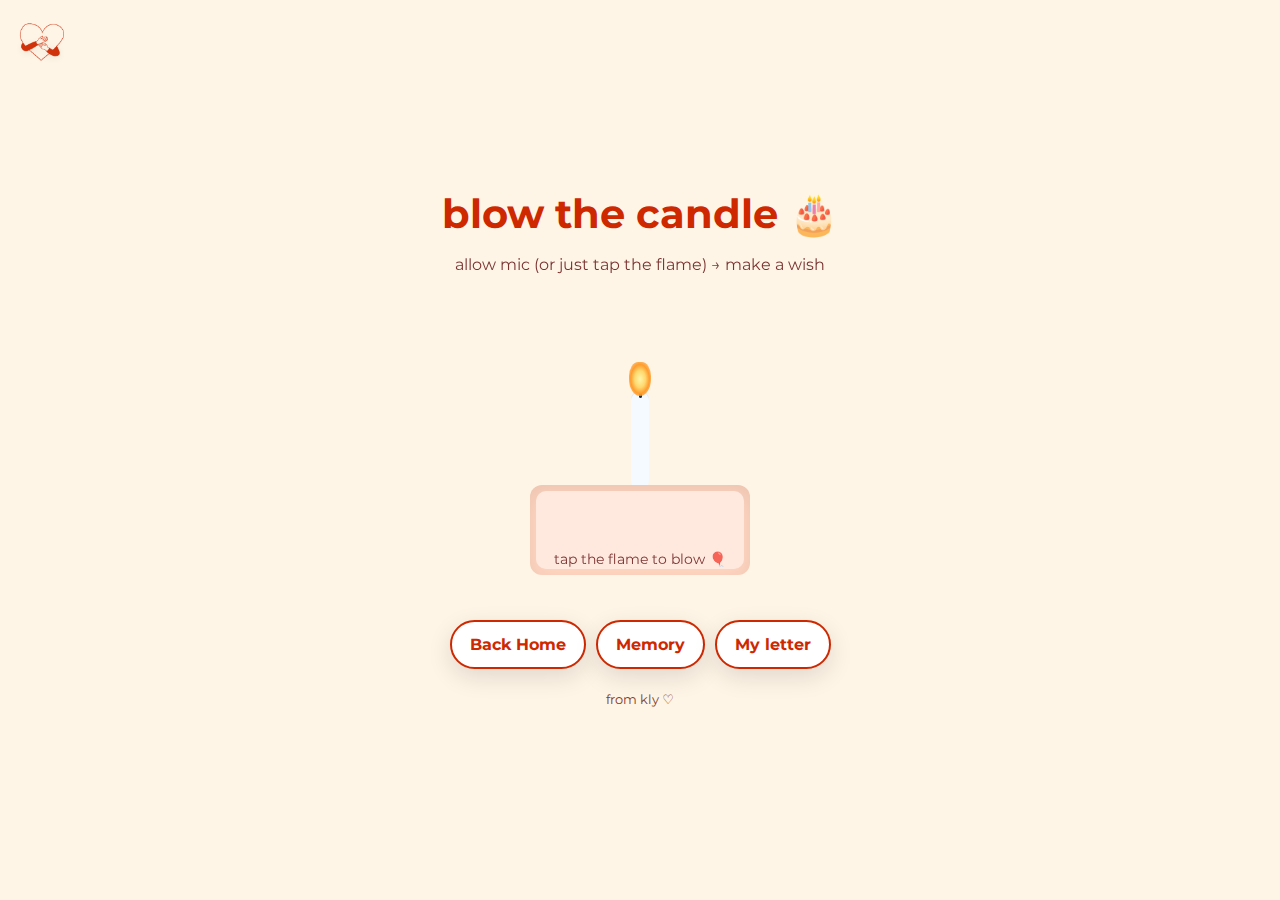
<file: birthday-card.html>
<!doctype html>
<html lang="en">
<head>
<meta charset="utf-8">
<meta name="viewport" content="width=device-width,initial-scale=1">
<title>Blow the Candle 🎂</title>
<link href="https://fonts.googleapis.com/css2?family=Montserrat:wght@400;700;800&display=swap" rel="stylesheet">
<style>
  :root{
    --bg:#fff5e7; --text:#590202; --accent:#ce2800;
    --btn-radius:25px;
  }
  *{box-sizing:border-box}
  html,body{height:100%}
  body{
    margin:0; background:var(--bg); color:var(--text);
    font:16px/1.6 "Montserrat",ui-sans-serif,system-ui,-apple-system,Segoe UI,Roboto,Helvetica,Arial;
    display:flex; align-items:center; justify-content:center;
  }
  .card{
    width:min(720px,92vw); text-align:center; padding:18px 18px 28px;
  }
  /* top-left logo like your site (optional: drop it if you prefer clean) */
  .logo-top{ position:absolute; top:18px; left:18px; display:inline-block; }
  .logo-top img{ height:48px; width:auto; opacity:.95; transition:transform .12s ease, filter .12s ease;
    filter: drop-shadow(0 2px 4px rgba(0,0,0,.08)); }
  .logo-top:hover img{ transform:scale(1.06); filter: drop-shadow(0 6px 14px rgba(0,0,0,.16)); }

  h1{font-size:40px; margin:10px 0 6px; color:var(--accent)}
  p.small{opacity:.8; margin:0 0 12px}

  /* Candle stage */
  .stage{
    position:relative; margin:6px auto 10px; width:240px; height:320px;
    display:flex; align-items:center; justify-content:center; flex-direction:column;
  }
  .cake{
    position:absolute; bottom:35px; left:50%; transform:translateX(-50%);
    width:220px; height:90px; background:#ffd5c0; border-radius:12px;
    box-shadow:0 8px 22px rgba(0,0,0,.08) inset;
  }
  .cake:before{
    content:""; position:absolute; inset:6px; border-radius:10px; background:#ffe9df;
  }
  .candle{
    position:absolute; bottom:120px; left:50%; transform:translateX(-50%);
    width:18px; height:100px; background:#f4faff; border-radius:9px;
    box-shadow:0 2px 0 rgba(0,0,0,.05) inset;
    display:flex; align-items:flex-start; justify-content:center;
    cursor:pointer; /* tap to blow */
  }
  .wick{
    width:3px; height:18px; background:#2b2b2b; margin-top:-10px; border-radius:2px;
  }
  .flame{
    position:absolute; top:-28px; width:22px; height:34px; left:50%; transform:translateX(-50%);
    background:radial-gradient(ellipse at center, #fff6a9 0%, #ffd86e 35%, #ff9c2d 60%, rgba(255,152,0,0.2) 100%);
    border-radius:50% 50% 60% 60%;
    filter: blur(0.2px);
    animation: flicker 0.09s infinite alternate ease-in-out;
    transform-origin:50% 100%;
  }
  @keyframes flicker{
    from{ transform:translateX(-50%) scale(1) rotate(-2deg); box-shadow:0 -6px 22px rgba(255,187,0,.7) }
    to  { transform:translateX(-50%) scale(1.04) rotate(2deg); box-shadow:0 -10px 28px rgba(255,190,0,.9) }
  }
  .hint{
    margin-top:220px; font-size:14px; opacity:.8;
  }

  /* Controls */
  .controls{ display:flex; gap:10px; justify-content:center; flex-wrap:wrap; margin-top:8px }
  .btn{
    display:inline-block; background:var(--accent); color:#fff; border:0;
    padding:10px 18px; border-radius:var(--btn-radius); font-weight:700; cursor:pointer;
    transition:transform .12s ease, box-shadow .12s ease; box-shadow:0 8px 24px rgba(0,0,0,.12);
    text-decoration:none;
  }
  .btn:hover{ transform:translateY(-1px); box-shadow:0 12px 30px rgba(0,0,0,.18)}
  .btn-ghost{ background:#fff; color:var(--accent); border:2px solid var(--accent) }

  /* Message after blow */
  .wish{ display:none; margin-top:12px; }
  .wish h2{ margin:4px 0 6px; }
  .wish p{ margin:0; }

  /* Confetti */
  .confetti{ position:fixed; top:-10px; width:8px; height:14px; opacity:.9;
    animation: drop linear forwards; }
  @keyframes drop{ to{ transform:translateY(120vh) rotate(460deg); opacity:1 } }

  footer{ margin:20px auto 8px; text-align:center; font-size:13px; color:#7c3d2f; }

  /* Responsive */
  @media (max-width:480px){
    h1{font-size:32px}
    .stage{width:200px; height:300px}
    .cake{width:190px}
  }
</style>
</head>
<body>
  <!-- optional logo (same as your site) -->
  <a href="./index.html" class="logo-top" aria-label="Home">
    <img src="./assets/heart_logo.png" alt="logo">
  </a>

  <div class="card">
    <h1>blow the candle 🎂</h1>
    <p class="small">allow mic (or just tap the flame) → make a wish</p>

    <div class="stage" id="stage">
      <div class="candle" id="candle" title="Tap to blow">
        <div class="flame" id="flame"></div>
        <div class="wick"></div>
      </div>
      <div class="cake"></div>
      <div class="hint" id="hint">tip: blow towards your mic… or tap the flame</div>
    </div>

    <div class="controls">
      <button class="btn" id="relight" style="display:none">Relight</button>
      <a class="btn-ghost btn" href="./index.html">Back Home</a>
      <a class="btn-ghost btn" href="./timeline.html">Memory</a>
      <a class="btn-ghost btn" href="./quiz.html">My letter</a>
    </div>

    <section class="wish" id="wish">
      <h2>Make a wish, naan ✨</h2>
      <p>Happi birthday, my naan 💛 Close your eyes, make a wish, and blow! No matter where we are, I’m always right beside you — today and every day. <br>from kly ♡</p>
    </section>

    <footer>from kly ♡</footer>
  </div>

<script>
  // --- Candle logic ---
  const flame = document.getElementById('flame');
  const candle = document.getElementById('candle');
  const relightBtn = document.getElementById('relight');
  const wishBox = document.getElementById('wish');
  const hint = document.getElementById('hint');

  let blown = false;
  let audioStream = null, audioCtx = null, analyser = null, dataArray = null;

  function confettiBurst(){
    for(let i=0;i<90;i++){
      const s=document.createElement('span');
      s.className='confetti';
      const hue = Math.floor(Math.random()*360);
      s.style.background = `hsl(${hue} 90% 60%)`;
      s.style.left = Math.random()*100+'vw';
      s.style.animationDuration = (1.2 + Math.random()*1.2) + 's';
      s.style.transform = `translateY(-10px) rotate(${Math.random()*180}deg)`;
      document.body.appendChild(s);
      setTimeout(()=>s.remove(), 2600);
    }
  }

  function blowOut(){
    if (blown) return;
    blown = true;
    flame.style.display = 'none';
    hint.textContent = "your wish is on the way ✨";
    wishBox.style.display = 'block';
    relightBtn.style.display = 'inline-block';
    confettiBurst();
  }

  function relight(){
    blown = false;
    flame.style.display = 'block';
    wishBox.style.display = 'none';
    relightBtn.style.display = 'none';
    hint.textContent = "tip: blow towards your mic… or tap the flame";
  }

  // Tap/click fallback
  candle.addEventListener('click', blowOut);
  relightBtn.addEventListener('click', relight);

  // --- Microphone blow detection (Web Audio) ---
  async function initMic(){
    try{
      audioStream = await navigator.mediaDevices.getUserMedia({ audio: { echoCancellation:true, noiseSuppression:true }, video:false });
    }catch(e){
      // mic denied -> rely on tap
      hint.textContent = "tap the flame to blow 🎈";
      return;
    }
    audioCtx = new (window.AudioContext || window.webkitAudioContext)();
    const src = audioCtx.createMediaStreamSource(audioStream);
    analyser = audioCtx.createAnalyser();
    analyser.fftSize = 1024;
    dataArray = new Uint8Array(analyser.frequencyBinCount);
    src.connect(analyser);
    listen();
  }

  function volumeEstimate(){
    analyser.getByteTimeDomainData(dataArray);
    // RMS (rough)
    let sum=0;
    for(let i=0;i<dataArray.length;i++){
      const v = (dataArray[i]-128)/128;
      sum += v*v;
    }
    return Math.sqrt(sum/dataArray.length);
  }

  function listen(){
    if (!analyser) return;
    const rms = volumeEstimate();
    // Threshold tuning: typical blow ~ 0.12~0.2 depending on mic;
    if (rms > 0.14) {
      blowOut();
    }
    if (!blown) requestAnimationFrame(listen);
  }

  // kick off mic (best effort)
  if (navigator.mediaDevices && navigator.mediaDevices.getUserMedia) {
    initMic();
  } else {
    hint.textContent = "tap the flame to blow 🎈";
  }
</script>
</body>
</html>
</file>
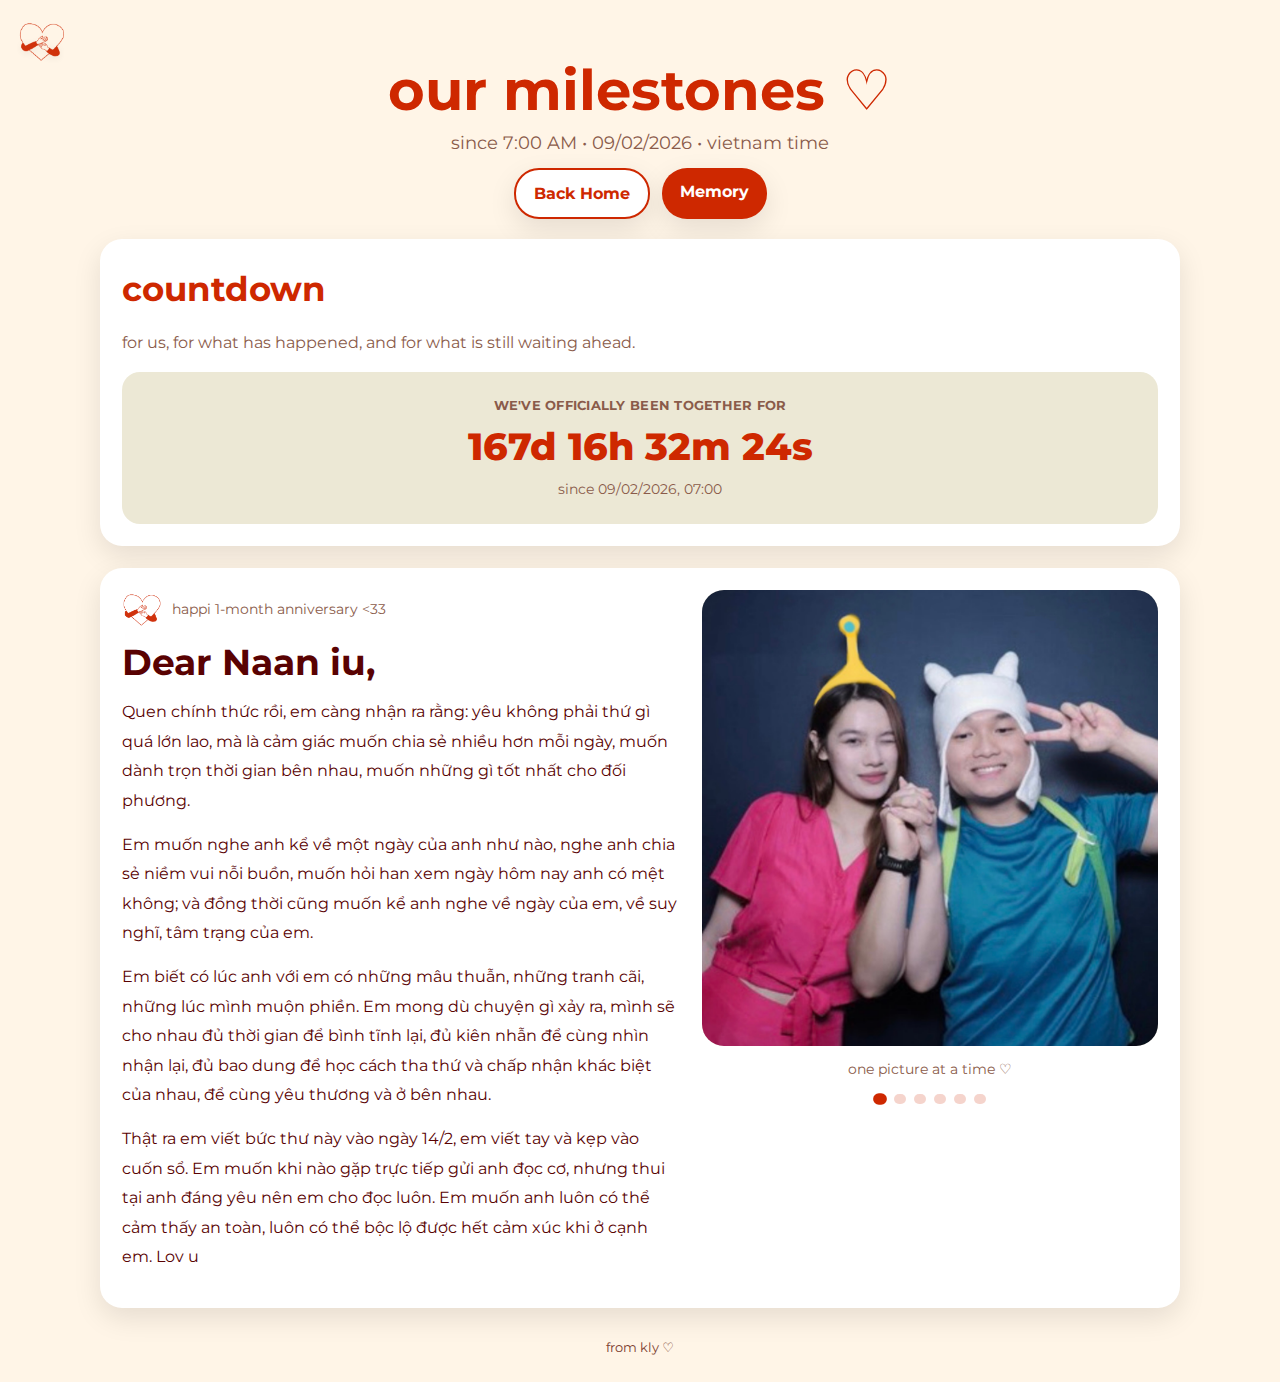
<file: milestone.html>
<!doctype html>
<html lang="vi">
<head>
  <meta charset="utf-8"/>
  <meta name="viewport" content="width=device-width,initial-scale=1"/>
  <meta name="robots" content="noindex"/>
  <title>Our Milestones</title>

  <link href="https://fonts.googleapis.com/css2?family=Montserrat:wght@400;700;800&display=swap" rel="stylesheet">

  <style>
    :root{
      --bg:#fff5e7;
      --paper:#fff;
      --soft:#ece8d5;
      --text:#590202;
      --muted:#8a5b4a;
      --accent:#ce2800;
      --shadow:0 10px 28px rgba(0,0,0,.10);
    }

    *{box-sizing:border-box}
    html,body{height:100%}
    body{
      margin:0;
      background:var(--bg);
      color:var(--text);
      font:16px/1.7 "Montserrat", ui-sans-serif, system-ui, -apple-system, Segoe UI, Roboto, Helvetica, Arial;
      -webkit-font-smoothing:antialiased;
    }

    a{color:var(--accent); text-decoration:none}
    a:hover{text-decoration:underline}

    /* logo */
    .logo-top{
      position:absolute;
      top:18px;
      left:18px;
      display:inline-block;
      z-index:20;
    }
    .logo-top img{
      height:48px;
      width:auto;
      opacity:.95;
      transition:transform .12s ease, filter .12s ease;
      filter:drop-shadow(0 2px 4px rgba(0,0,0,.08));
    }
    .logo-top:hover img{
      transform:scale(1.06);
      filter:drop-shadow(0 6px 14px rgba(0,0,0,.16));
    }

    .page{
      min-height:100dvh;
      display:flex;
      flex-direction:column;
    }

    header{
      padding:42px 18px 12px;
      text-align:center;
    }

    h1{
      margin:18px 0 6px;
      color:var(--accent);
      font-size:clamp(34px, 6vw, 56px);
      line-height:1.1;
    }

    .subtitle{
      margin:0;
      color:var(--muted);
      font-size:clamp(14px, 2.2vw, 18px);
    }

    main{
      width:min(1080px, 94vw);
      margin:0 auto;
      display:flex;
      flex-direction:column;
      gap:22px;
      padding:8px 0 20px;
      flex:1 1 auto;
    }

    .btn-row{
      display:flex;
      justify-content:center;
      gap:12px;
      flex-wrap:wrap;
      margin-top:10px;
    }

    .btn{
      display:inline-block;
      padding:10px 18px;
      border-radius:25px;
      font-weight:700;
      transition:transform .12s ease, box-shadow .12s ease;
      box-shadow:var(--shadow);
    }
    .btn:hover{
      transform:translateY(-1px);
      box-shadow:0 14px 30px rgba(0,0,0,.14);
      text-decoration:none;
    }

    .btn-ghost{
      background:#fff;
      color:var(--accent);
      border:2px solid var(--accent);
    }

    .btn-solid{
      background:var(--accent);
      color:#fff;
      border:0;
    }

    .hero-card,
    .letter-card{
      background:var(--paper);
      border-radius:22px;
      box-shadow:var(--shadow);
    }

    .hero-card{
      padding:22px;
    }

    .stat-box{
      background:var(--soft);
      border-radius:18px;
      padding:22px 18px;
      text-align:center;
      margin-top:16px;
    }

    .stat-label{
      font-size:13px;
      letter-spacing:.02em;
      color:var(--muted);
      margin-bottom:8px;
      text-transform:uppercase;
      font-weight:700;
    }

    .stat-value{
      font-size:clamp(24px, 4vw, 38px);
      line-height:1.2;
      font-weight:800;
      color:var(--accent);
    }

    .stat-sub{
      margin-top:8px;
      font-size:14px;
      color:var(--muted);
    }

    .section-title{
      font-size:clamp(24px, 4vw, 34px);
      margin:0 0 10px;
      color:var(--accent);
    }

    .section-note{
      margin:0;
      color:var(--muted);
    }

    .letter-card{
      padding:22px;
      display:grid;
      grid-template-columns:1.1fr .9fr;
      gap:22px;
      align-items:start;
    }

    .letter-meta{
      display:flex;
      align-items:center;
      gap:10px;
      margin-bottom:12px;
      color:var(--muted);
      font-size:14px;
    }

    .stamp{
      width:40px;
      height:40px;
      object-fit:contain;
      opacity:.95;
    }

    .letter-title{
      margin:0 0 14px;
      font-size:clamp(24px, 4vw, 36px);
      line-height:1.15;
      color:var(--text);
    }

    .letter-body{
      font-size:16px;
      line-height:1.85;
    }

    .letter-body p{
      margin:0 0 14px;
    }

    /* gallery */
    .gallery-shell{
      display:flex;
      flex-direction:column;
      gap:12px;
      align-self:stretch;
    }

    .gallery-frame{
      position:relative;
      width:100%;
      aspect-ratio:1/1;
      border-radius:22px;
      overflow:hidden;
      background:var(--soft);
    }

    .gallery-slide{
      position:absolute;
      inset:0;
      opacity:0;
      transition:opacity .5s ease;
    }

    .gallery-slide.active{
      opacity:1;
    }

    .gallery-slide img{
      width:100%;
      height:100%;
      object-fit:cover;
      object-position:center;
      display:block;
    }

    .gallery-caption{
      font-size:14px;
      color:var(--muted);
      text-align:center;
      min-height:22px;
    }

    .gallery-dots{
      display:flex;
      justify-content:center;
      gap:8px;
      flex-wrap:wrap;
    }

    .gallery-dot{
      width:10px;
      height:10px;
      border-radius:999px;
      border:0;
      background:rgba(206,40,0,.2);
      cursor:pointer;
      transition:transform .12s ease, background .12s ease;
    }

    .gallery-dot.active{
      background:var(--accent);
      transform:scale(1.15);
    }

    footer{
      text-align:center;
      font-size:13px;
      color:#7c3d2f;
      padding:8px 0 24px;
    }

    @media (max-width: 860px){
      .letter-card{
        grid-template-columns:1fr;
      }
    }
  </style>
</head>
<body>
  <a href="./index.html" class="logo-top" aria-label="Home">
    <img src="./assets/heart_logo.png" alt="logo">
  </a>

  <div class="page">
    <header>
      <h1>our milestones ♡</h1>
      <p class="subtitle">since 7:00 AM • 09/02/2026 • vietnam time</p>

      <div class="btn-row">
        <a class="btn btn-ghost" href="./index.html">Back Home</a>
        <a class="btn btn-solid" href="./timeline.html">Memory</a>
      </div>
    </header>

    <main>
      <!-- countdown -->
      <section class="hero-card">
        <h2 class="section-title">countdown</h2>
        <p class="section-note">for us, for what has happened, and for what is still waiting ahead.</p>

        <div class="stat-box">
          <div class="stat-label">we've officially been together for</div>
          <div class="stat-value" id="togetherValue">--</div>
          <div class="stat-sub" id="togetherSub">loading...</div>
        </div>
      </section>

      <!-- letter -->
      <section class="letter-card">
        <div>
          <div class="letter-meta">
            <img src="./assets/heart_logo.png" alt="" class="stamp">
            <span>happi 1-month anniversary <33</span>
          </div>

          <h3 class="letter-title">Dear Naan iu,</h3>

          <div class="letter-body">
            <p>
              Quen chính thức rồi, em càng nhận ra rằng: yêu không phải thứ gì quá lớn lao, mà là cảm giác muốn chia sẻ nhiều hơn mỗi ngày, muốn dành trọn thời gian bên nhau, muốn những gì tốt nhất cho đối phương.
            </p>
            <p>
              Em muốn nghe anh kể về một ngày của anh như nào, nghe anh chia sẻ niềm vui nỗi buồn, muốn hỏi han xem ngày hôm nay anh có mệt không; và đồng thời cũng muốn kể anh nghe về ngày của em, về suy nghĩ, tâm trạng của em.
            </p>
            <p>
              Em biết có lúc anh với em có những mâu thuẫn, những tranh cãi, những lúc mình muộn phiền. Em mong dù chuyện gì xảy ra, mình sẽ cho nhau đủ thời gian để bình tĩnh lại, đủ kiên nhẫn để cùng nhìn nhận lại, đủ bao dung để học cách tha thứ và chấp nhận khác biệt của nhau, để cùng yêu thương và ở bên nhau.
            </p>
            <p>
              Thật ra em viết bức thư này vào ngày 14/2, em viết tay và kẹp vào cuốn sổ. Em muốn khi nào gặp trực tiếp gửi anh đọc cơ, nhưng thui tại anh đáng yêu nên em cho đọc luôn. Em muốn anh luôn có thể cảm thấy an toàn, luôn có thể bộc lộ được hết cảm xúc khi ở cạnh em. Lov u
            </p>
          </div>
        </div>

        <!-- auto-play gallery -->
        <div class="gallery-shell">
          <div class="gallery-frame" id="galleryFrame">
            <div class="gallery-slide active">
              <img src="./assets/1m-1.png" alt="1 month gallery 1">
            </div>
            <div class="gallery-slide">
              <img src="./assets/1m-2.png" alt="1 month gallery 2">
            </div>
            <div class="gallery-slide">
              <img src="./assets/1m-3.png" alt="1 month gallery 3">
            </div>
            <div class="gallery-slide">
              <img src="./assets/1m-4.png" alt="1 month gallery 4">
            </div>
            <div class="gallery-slide">
              <img src="./assets/1m-5.png" alt="1 month gallery 5">
            </div>
            <div class="gallery-slide">
              <img src="./assets/1m-6.png" alt="1 month gallery 6">
            </div>
          </div>

          <div class="gallery-caption" id="galleryCaption">one picture at a time ♡</div>
          <div class="gallery-dots" id="galleryDots"></div>
        </div>
      </section>
    </main>

    <footer>from kly ♡</footer>
  </div>

  <script>
    // ===== relationship start time =====
    // Vietnam time: 7:00 AM, 09/02/2026 -> interpreted as 09 Feb 2026
    const RELATIONSHIP_START = new Date("2026-02-09T07:00:00+07:00");

    function formatDuration(ms) {
      const totalSeconds = Math.max(0, Math.floor(ms / 1000));
      const days = Math.floor(totalSeconds / 86400);
      const hours = Math.floor((totalSeconds % 86400) / 3600);
      const mins = Math.floor((totalSeconds % 3600) / 60);
      const secs = totalSeconds % 60;
      return { days, hours, mins, secs };
    }

    function updateCountdown() {
      const now = new Date();
      const togetherMs = now - RELATIONSHIP_START;
      const together = formatDuration(togetherMs);

      document.getElementById("togetherValue").textContent =
        `${together.days}d ${together.hours}h ${together.mins}m ${together.secs}s`;

      document.getElementById("togetherSub").textContent =
        `since ${RELATIONSHIP_START.toLocaleString("en-GB", {
          timeZone: "Asia/Ho_Chi_Minh",
          hour: "2-digit",
          minute: "2-digit",
          day: "2-digit",
          month: "2-digit",
          year: "numeric"
        })}`;
    }

    updateCountdown();
    setInterval(updateCountdown, 1000);

    // ===== auto-play gallery =====
    const slides = Array.from(document.querySelectorAll(".gallery-slide"));
    const dotsWrap = document.getElementById("galleryDots");
    let current = 0;
    let timer = null;

    slides.forEach((_, index) => {
      const dot = document.createElement("button");
      dot.className = "gallery-dot" + (index === 0 ? " active" : "");
      dot.setAttribute("aria-label", `Go to slide ${index + 1}`);
      dot.addEventListener("click", () => {
        goToSlide(index);
        restartAutoplay();
      });
      dotsWrap.appendChild(dot);
    });

    const dots = Array.from(document.querySelectorAll(".gallery-dot"));

    function goToSlide(index) {
      slides[current].classList.remove("active");
      dots[current].classList.remove("active");

      current = index;

      slides[current].classList.add("active");
      dots[current].classList.add("active");
    }

    function nextSlide() {
      goToSlide((current + 1) % slides.length);
    }

    function startAutoplay() {
      timer = setInterval(nextSlide, 2800);
    }

    function restartAutoplay() {
      clearInterval(timer);
      startAutoplay();
    }

    startAutoplay();
  </script>
</body>
</html>
</file>
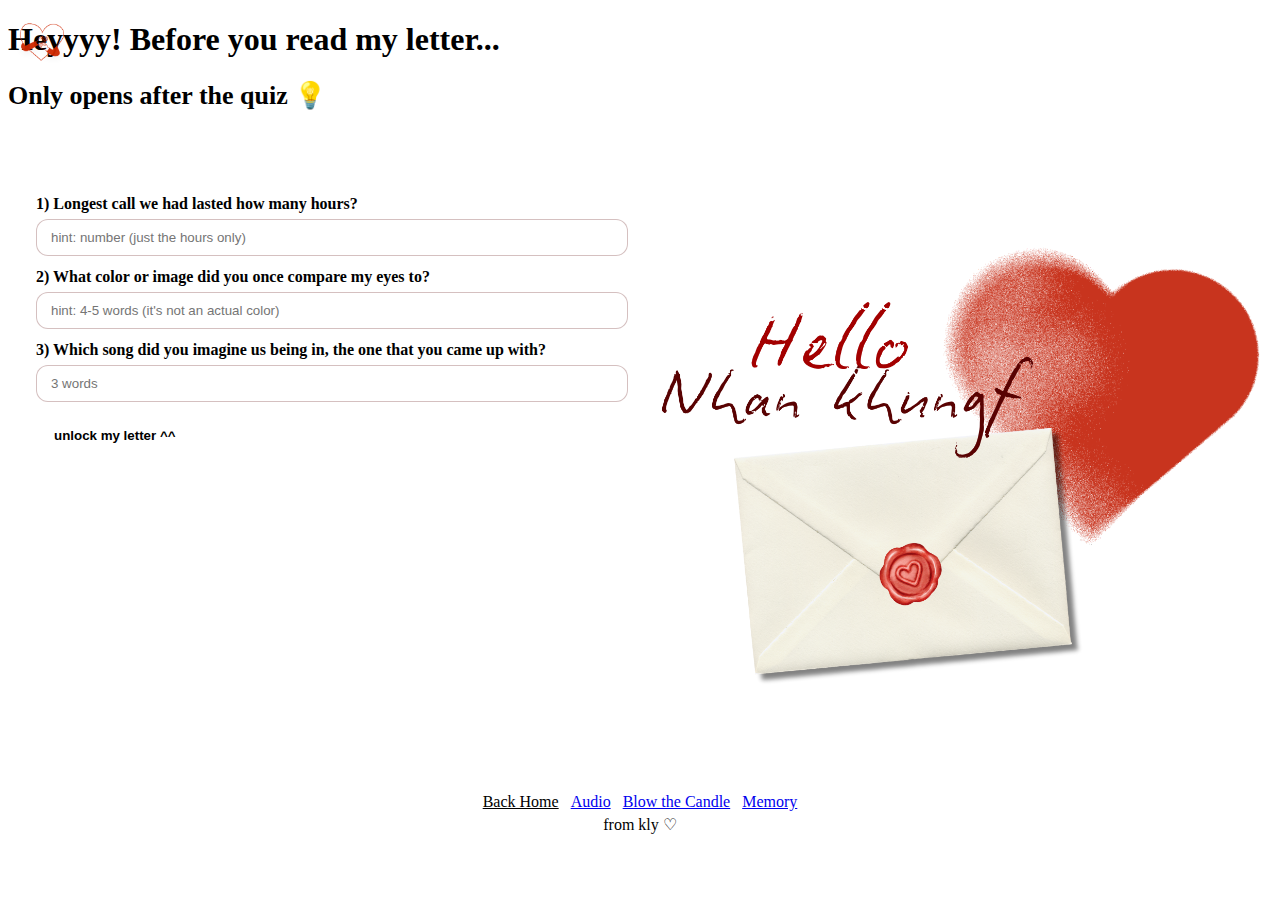
<file: quiz.html>
<!doctype html>
<html lang="vi">
<head>
  <meta charset="utf-8"/>
  <meta name="viewport" content="width=device-width,initial-scale=1"/>
  <meta name="robots" content="noindex"/>
  <title>Unlock My Letter^^</title>

  <link href="https://fonts.googleapis.com/css2?family=Montserrat:wght@400;700;800&display=swap" rel="stylesheet">
  <link rel="stylesheet" href="./assets/styles.css"/>

  <style>
    /* logo top-left (giống index) */
    .logo-top{ position:absolute; top:18px; left:18px; display:inline-block; }
    .logo-top img{
      height:48px; width:auto; opacity:.95;
      transition:transform .12s ease, filter .12s ease;
      filter: drop-shadow(0 2px 4px rgba(0,0,0,.08));
    }
    .logo-top:hover img{ transform:scale(1.06); filter: drop-shadow(0 6px 14px rgba(0,0,0,.16)); }

    /* page layout: để bottom nav xuống cuối khi nội dung ít */
    .page{ display:flex; flex-direction:column; min-height:75dvh; }

    /* lưới 2 cột */
    .quiz-wrap{ display:grid; grid-template-columns:1fr 1fr; gap:28px; margin-top:40px; }
    @media (max-width:900px){ .quiz-wrap{ grid-template-columns:1fr; } }

    /* cột trái: khung câu hỏi */
    .quiz-box{ background:var(--soft); padding:20px 28px; border-radius:12px; box-shadow:var(--shadow); }
    .quiz-box label{ display:block; font-weight:700; margin:12px 0 6px; }
    .quiz-box input{ width:100%; padding:10px 14px; border-radius:12px; border:1px solid rgba(89,2,2,.25); }

    /* dòng “Only opens after the quiz” — đậm + to gấp đôi */
    .callout{ font-weight:800; font-size:clamp(18px,3.2vw,26px); margin:12px 0; }

    /* nút trắng cho “unlock my letter ^^” */
    .btn-white{
      background:#fff; color:var(--accent); border:2px solid var(--accent);
      padding:10px 18px; border-radius:25px; font-weight:700; cursor:pointer;
      transition:background .2s,color .2s; box-shadow:var(--shadow);
    }
    .btn-white:hover{ background:var(--accent); color:#fff; }

    /* ảnh bên phải (không gắn link để không bypass) */
    .right-img{ display:flex; justify-content:center; align-items:center; }
    .right-img img{ max-width:100%; height:auto; border-radius:16px; box-shadow:var(--shadow); }

    /* bottom nav (4 nút), sát footer */
    .spacer{ flex:1 1 auto; }
    .bottom-nav{ display:flex; justify-content:center; gap:12px; flex-wrap:wrap; margin-top:12px; margin-bottom:4px; }
    .btn-ghost{
      background:#fff; color:var(--accent);
      border:2px solid var(--accent);
    }
  </style>
</head>
<body>
  <!-- Logo -->
  <a href="./index.html" class="logo-top" aria-label="Home"><img src="./assets/heart_logo.png" alt="logo"></a>

  <header>
    <h1>Heyyyy! Before you read my letter...</h1>
    <p class="callout"><strong>Only opens after the quiz 💡</strong></p>
  </header>

  <main class="page">
    <section class="quiz-wrap">
      <!-- Column 1: quiz + nút unlock (trắng) -->
      <div class="quiz-box">
        <form id="quiz-form" autocomplete="off">
          <!-- ⚠️ Nếu bạn đổi nội dung câu hỏi, đừng quên cập nhật mảng ANSWERS trong JS -->
          <label>1) Longest call we had lasted how many hours?</label>
          <input type="text" name="q1" placeholder="hint: number (just the hours only)" required>

          <label>2) What color or image did you once compare my eyes to?</label>
          <input type="text" name="q2" placeholder="hint: 4-5 words (it's not an actual color)" required>

          <label>3) Which song did you imagine us being in, the one that you came up with?</label>
          <input type="text" name="q3" placeholder="3 words" required>

          <button type="submit" class="btn-white" style="margin-top:16px;">unlock my letter ^^</button>
          <p id="msg" class="small" style="margin-top:6px;"></p>
        </form>
      </div>

      <!-- Column 2: ảnh minh hoạ (không gắn link để bắt buộc qua quiz) -->
      <div class="right-img">
        <img src="./assets/hello_nhan_khungf_letter.png" alt="Hello Nhan khungf">
      </div>
    </section>

    <div class="spacer"></div>

    <!-- Bottom nav: Back Home (trắng), Audio, Blow the Candle, Memory (3 nút sau đỏ) -->
    <nav class="bottom-nav">
      <a class="btn btn-ghost" href="./index.html">Back Home</a>
      <a class="btn" href="./audio.html">Audio</a>
      <a class="btn" href="./birthday-card.html">Blow the Candle</a>
      <a class="btn" href="./timeline.html">Memory</a>
    </nav>
  </main>

  <!-- Footer -->
  <footer class="small" style="text-align:center">from kly ♡</footer>

  <!-- JS: kiểm tra đáp án → tạo token → mở thư -->
  <script>
    // ==== CONFIG: CẬP NHẬT NẾU ĐÃ ĐỔI CÂU HỎI ====
    // Nhập nhiều biến thể đúng cho mỗi câu (không phân biệt hoa/thường, bỏ ký tự thừa)
    const ANSWERS = {
      q1: ["18","18h","18 hours"],  // ví dụ: nếu đổi câu hỏi -> cập nhật mảng này
      q2: ["ocean after a storm","ocean after the storm","the ocean after a storm","the ocean after the storm","ocean after a big storm","ocean after the big storm"],
      q3: ["ong ba anh","ông bà anh"]
    };
    const SALT = "kly840";
    const LETTER_URL = "./letters/letter-1.html";

    // ===== Helpers =====
    function normalize(s){
      return (s||"")
        .toString()
        .trim()
        .toLowerCase()
        .normalize("NFD")                 // bỏ dấu tiếng Việt
        .replace(/\p{Diacritic}/gu,"")   // yêu cầu trình duyệt hỗ trợ Unicode property
        .replace(/[^\p{L}\p{N}]+/gu,""); // bỏ mọi ký tự không phải chữ/số
    }

    function isAllCorrect(formData){
      return Object.keys(ANSWERS).every(key=>{
        const user = normalize(formData.get(key));
        const list = ANSWERS[key] || [];
        return list.some(ok => normalize(ok) === user);
      });
    }

    async function sha256Hex(str){
      const buf = await crypto.subtle.digest("SHA-256", new TextEncoder().encode(str));
      return [...new Uint8Array(buf)].map(b=>b.toString(16).padStart(2,"0")).join("");
    }

    async function buildCanonicalToken(){
      // Ghép phương án đúng đầu tiên của từng câu (đã normalize) + SALT
      const joined = Object.keys(ANSWERS).map(k => normalize(ANSWERS[k][0])).join("|") + "|" + SALT;
      return sha256Hex(joined);
    }

    // (optional) confetti
    function confetti(){
      for(let i=0;i<70;i++){
        const s=document.createElement('span');
        s.className='confetti';
        s.style.position='fixed'; s.style.top='-10px';
        s.style.width=(6+Math.random()*6)+'px';
        s.style.height=(10+Math.random()*10)+'px';
        s.style.left=Math.random()*100+'vw';
        s.style.background=`hsl(${Math.random()*360}deg 90% 60%)`;
        s.style.opacity='0.9';
        s.style.animation='drop linear forwards';
        s.style.animationDuration=(1.1+Math.random()*0.9)+'s';
        document.body.appendChild(s);
        setTimeout(()=>s.remove(), 1800);
      }
    }
    const style = document.createElement('style');
    style.textContent = '@keyframes drop{to{transform:translateY(120vh) rotate(460deg);opacity:1}}';
    document.head.appendChild(style);

    // ===== Submit handler =====
    const form = document.getElementById('quiz-form');
    const msg  = document.getElementById('msg');

    form.addEventListener('submit', async (e)=>{
      e.preventDefault();
      const data = new FormData(form);

      if(!isAllCorrect(data)){
        msg.textContent = "Nahhh, try again! You don't love me that much🙄";
        return;
      }

      msg.textContent = "Ghê zạ đúng rùi! Unlocking letter… 💖";
      confetti();

      // Tạo token và chuyển trang
      const token = await buildCanonicalToken();
      const url = new URL(LETTER_URL, location.href);
      url.searchParams.set("t", token);
      setTimeout(()=>{ location.href = url.toString(); }, 800);
    });
  </script>
</body>
</html>
</file>
<file: assets/styles.css>

</file>
